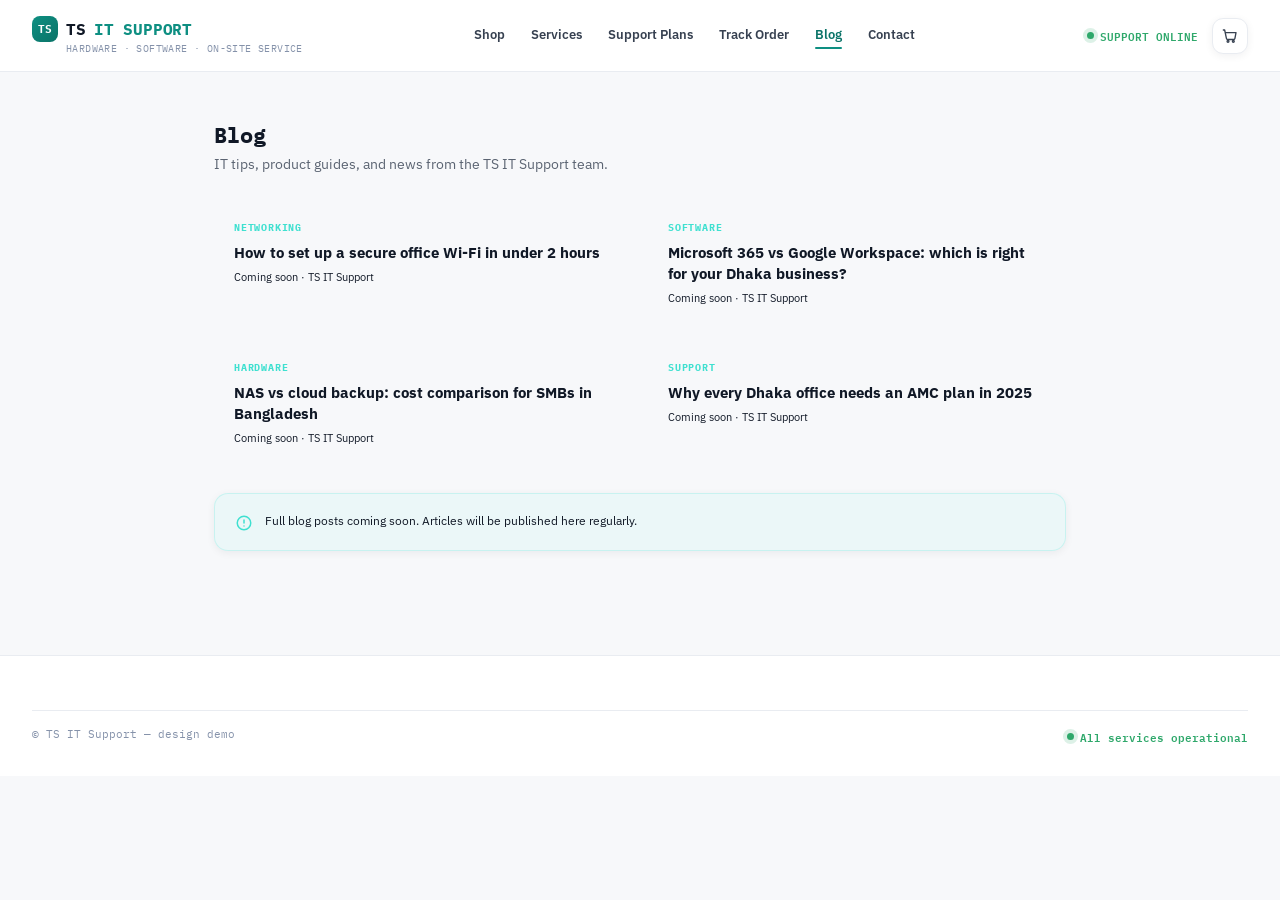
<file: TS.IT.SUPPORT/blog.html>
<!DOCTYPE html>
<html lang="en">
<head>
<meta charset="UTF-8">
<meta name="viewport" content="width=device-width, initial-scale=1.0">
<title>Blog — TS IT Support</title>
<link rel="preconnect" href="https://fonts.googleapis.com">
<link href="https://fonts.googleapis.com/css2?family=IBM+Plex+Mono:wght@400;500;600;700&family=IBM+Plex+Sans:wght@400;500;600;700;800&display=swap" rel="stylesheet">
<link rel="stylesheet" href="style.css">
<style>
.blog-grid{display:grid;grid-template-columns:repeat(auto-fit,minmax(280px,1fr));gap:16px;margin-bottom:28px;}
.blog-card{background:var(--surface);border:1px solid var(--border);border-radius:12px;padding:20px;}
.blog-cat{font-family:var(--font-mono);font-size:10px;font-weight:700;letter-spacing:.08em;text-transform:uppercase;color:var(--teal-bright);margin-bottom:8px;}
.blog-title{font-size:15px;font-weight:700;color:var(--text);margin-bottom:7px;line-height:1.4;}
.blog-meta{font-size:11px;color:var(--muted);}
</style>
</head>
<body>
<div class="sf">
  <div class="sf-header">
    <div><div class="sf-logo"><span class="mark">TS</span>TS <em>IT SUPPORT</em></div><div class="sf-tagline">HARDWARE · SOFTWARE · ON-SITE SERVICE</div></div>
    <div class="sf-nav">
      <span onclick="location.href='index.html'">Shop</span>
      <span onclick="location.href='services.html'">Services</span>
      <span onclick="location.href='support-plans.html'">Support Plans</span>
      <span onclick="location.href='mailbox.html'">Track Order</span>
      <span class="on">Blog</span>
      <span onclick="location.href='contact.html'">Contact</span>
    </div>
    <div class="sf-actions">
      <div class="sf-status"><span class="dot"></span>SUPPORT ONLINE</div>
      <div class="sf-icon" onclick="location.href='index.html'"><svg class="icon" viewBox="0 0 24 24"><circle cx="9" cy="20" r="1.4"/><circle cx="17" cy="20" r="1.4"/><path d="M2 3h2l2.6 12.6a2 2 0 0 0 2 1.6h8.8a2 2 0 0 0 2-1.6L21 7H6"/></svg></div>
    </div>
  </div>
  <div class="page-wrap">
    <div class="page-head">Blog</div>
    <div class="page-sub">IT tips, product guides, and news from the TS IT Support team.</div>
    <div class="blog-grid">
      <div class="blog-card">
        <div class="blog-cat">Networking</div>
        <div class="blog-title">How to set up a secure office Wi-Fi in under 2 hours</div>
        <div class="blog-meta">Coming soon · TS IT Support</div>
      </div>
      <div class="blog-card">
        <div class="blog-cat">Software</div>
        <div class="blog-title">Microsoft 365 vs Google Workspace: which is right for your Dhaka business?</div>
        <div class="blog-meta">Coming soon · TS IT Support</div>
      </div>
      <div class="blog-card">
        <div class="blog-cat">Hardware</div>
        <div class="blog-title">NAS vs cloud backup: cost comparison for SMBs in Bangladesh</div>
        <div class="blog-meta">Coming soon · TS IT Support</div>
      </div>
      <div class="blog-card">
        <div class="blog-cat">Support</div>
        <div class="blog-title">Why every Dhaka office needs an AMC plan in 2025</div>
        <div class="blog-meta">Coming soon · TS IT Support</div>
      </div>
    </div>
    <div class="card" style="display:flex;gap:12px;align-items:flex-start;background:rgba(63,224,208,.06);border-color:rgba(63,224,208,.2);">
      <svg class="icon" viewBox="0 0 24 24" style="color:var(--teal-bright);width:18px;height:18px;flex-shrink:0;margin-top:2px;"><circle cx="12" cy="12" r="9"/><path d="M12 8v4M12 16h.01"/></svg>
      <p style="color:var(--text);">Full blog posts coming soon. Articles will be published here regularly.</p>
    </div>
  </div>
  <div class="sf-footer">
    <div class="sf-footer-bottom"><span>© TS IT Support — design demo</span><span class="live"><span class="dot"></span>All services operational</span></div>
  </div>
</div>
</body>
</html>
</file>
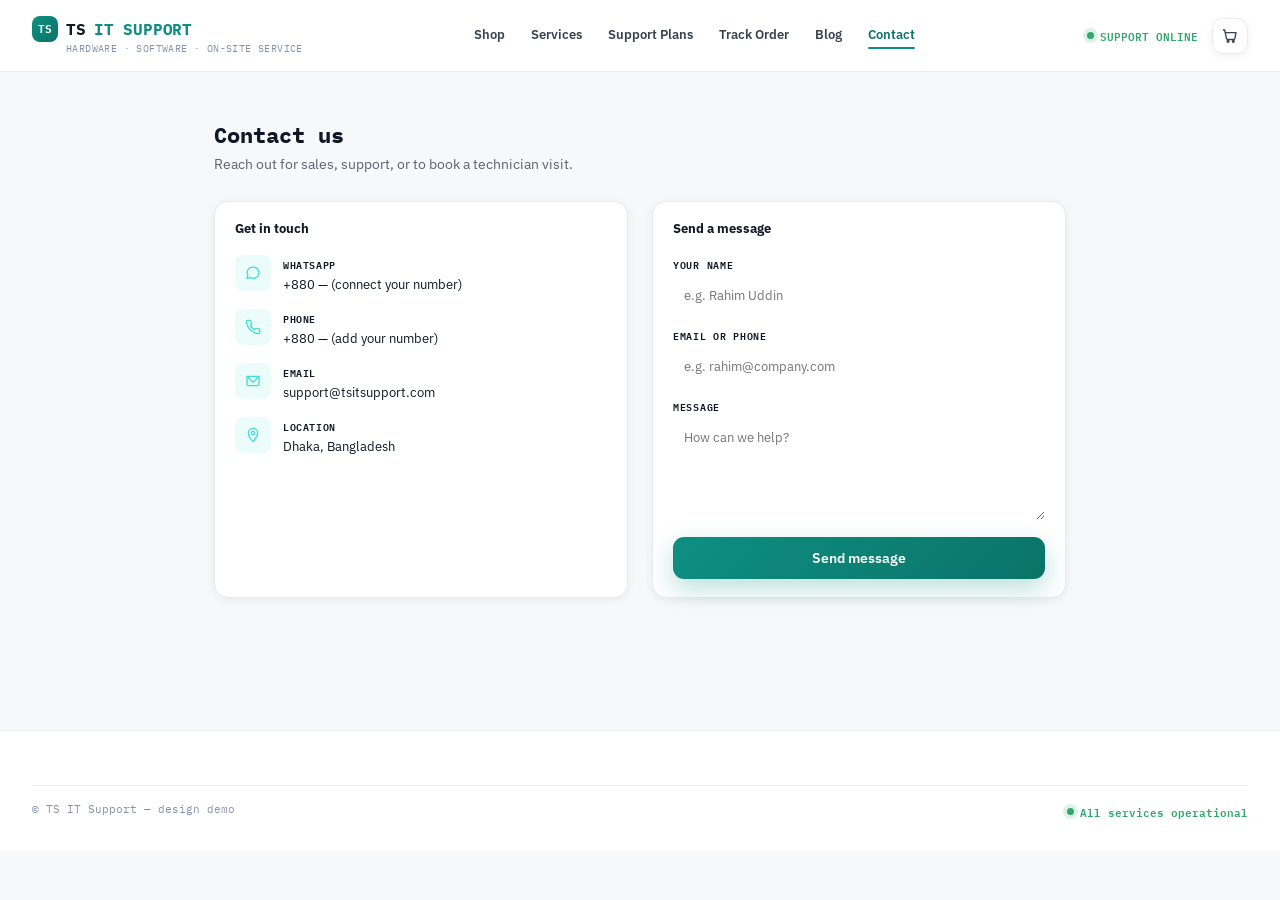
<file: TS.IT.SUPPORT/contact.html>
<!DOCTYPE html>
<html lang="en">
<head>
<meta charset="UTF-8">
<meta name="viewport" content="width=device-width, initial-scale=1.0">
<title>Contact — TS IT Support</title>
<link rel="preconnect" href="https://fonts.googleapis.com">
<link href="https://fonts.googleapis.com/css2?family=IBM+Plex+Mono:wght@400;500;600;700&family=IBM+Plex+Sans:wght@400;500;600;700;800&display=swap" rel="stylesheet">
<link rel="stylesheet" href="style.css">
<style>
.contact-grid{display:grid;grid-template-columns:1fr 1fr;gap:24px;margin-bottom:28px;}
@media(max-width:640px){.contact-grid{grid-template-columns:1fr;}}
.contact-info .info-row{display:flex;gap:12px;align-items:flex-start;margin-bottom:16px;}
.contact-info .info-ic{width:36px;height:36px;border-radius:8px;background:rgba(63,224,208,.1);display:flex;align-items:center;justify-content:center;flex-shrink:0;}
.contact-info .info-label{font-family:var(--font-mono);font-size:10px;font-weight:600;letter-spacing:.06em;text-transform:uppercase;color:var(--muted);margin-bottom:3px;}
.contact-info .info-val{font-size:13px;color:var(--text);}
.contact-form .form-field{margin-bottom:13px;}
.contact-form label{display:block;font-family:var(--font-mono);font-size:10px;font-weight:600;letter-spacing:.07em;text-transform:uppercase;color:var(--muted);margin-bottom:5px;}
.contact-form input,.contact-form textarea{width:100%;background:var(--bg);border:1px solid var(--border);border-radius:7px;padding:9px 11px;font-family:var(--font-sans);font-size:13px;color:var(--text);outline:none;box-sizing:border-box;resize:vertical;}
.contact-form input:focus,.contact-form textarea:focus{border-color:var(--teal-bright);}
.contact-form textarea{min-height:100px;}
</style>
</head>
<body>
<div class="sf">
  <div class="sf-header">
    <div><div class="sf-logo"><span class="mark">TS</span>TS <em>IT SUPPORT</em></div><div class="sf-tagline">HARDWARE · SOFTWARE · ON-SITE SERVICE</div></div>
    <div class="sf-nav">
      <span onclick="location.href='index.html'">Shop</span>
      <span onclick="location.href='services.html'">Services</span>
      <span onclick="location.href='support-plans.html'">Support Plans</span>
      <span onclick="location.href='mailbox.html'">Track Order</span>
      <span onclick="location.href='blog.html'">Blog</span>
      <span class="on">Contact</span>
    </div>
    <div class="sf-actions">
      <div class="sf-status"><span class="dot"></span>SUPPORT ONLINE</div>
      <div class="sf-icon" onclick="location.href='index.html'"><svg class="icon" viewBox="0 0 24 24"><circle cx="9" cy="20" r="1.4"/><circle cx="17" cy="20" r="1.4"/><path d="M2 3h2l2.6 12.6a2 2 0 0 0 2 1.6h8.8a2 2 0 0 0 2-1.6L21 7H6"/></svg></div>
    </div>
  </div>
  <div class="page-wrap">
    <div class="page-head">Contact us</div>
    <div class="page-sub">Reach out for sales, support, or to book a technician visit.</div>
    <div class="contact-grid">
      <div class="contact-info card">
        <h5 style="margin-bottom:18px;">Get in touch</h5>
        <div class="info-row">
          <div class="info-ic"><svg class="icon" viewBox="0 0 24 24" style="color:var(--teal-bright);width:16px;height:16px;"><path d="M21 11.5a8.4 8.4 0 0 1-9.8 8.3 8.5 8.5 0 0 1-3-1.1L3 20l1.3-5a8.4 8.4 0 0 1-1.1-4.2A8.4 8.4 0 0 1 12 3.1a8.5 8.5 0 0 1 9 8.4Z"/></svg></div>
          <div><div class="info-label">WhatsApp</div><div class="info-val">+880 — (connect your number)</div></div>
        </div>
        <div class="info-row">
          <div class="info-ic"><svg class="icon" viewBox="0 0 24 24" style="color:var(--teal-bright);width:16px;height:16px;"><path d="M22 16.9v3a2 2 0 0 1-2.2 2 19.8 19.8 0 0 1-8.6-3.1 19.5 19.5 0 0 1-6-6A19.8 19.8 0 0 1 2 4.1 2 2 0 0 1 4 2h3a2 2 0 0 1 2 1.7c.1 1 .4 2 .7 2.9a2 2 0 0 1-.5 2.1L8.1 9.9a16 16 0 0 0 6 6l1.2-1.2a2 2 0 0 1 2.1-.5c.9.4 1.9.6 2.9.7A2 2 0 0 1 22 16.9Z"/></svg></div>
          <div><div class="info-label">Phone</div><div class="info-val">+880 — (add your number)</div></div>
        </div>
        <div class="info-row">
          <div class="info-ic"><svg class="icon" viewBox="0 0 24 24" style="color:var(--teal-bright);width:16px;height:16px;"><rect x="3" y="5" width="18" height="14" rx="2"/><path d="m3 5 9 9 9-9"/></svg></div>
          <div><div class="info-label">Email</div><div class="info-val">support@tsitsupport.com</div></div>
        </div>
        <div class="info-row">
          <div class="info-ic"><svg class="icon" viewBox="0 0 24 24" style="color:var(--teal-bright);width:16px;height:16px;"><path d="M12 2a7 7 0 0 1 7 7c0 5-7 13-7 13S5 14 5 9a7 7 0 0 1 7-7Z"/><circle cx="12" cy="9" r="2.5"/></svg></div>
          <div><div class="info-label">Location</div><div class="info-val">Dhaka, Bangladesh</div></div>
        </div>
      </div>
      <div class="contact-form card">
        <h5 style="margin-bottom:18px;">Send a message</h5>
        <div class="form-field"><label>Your name</label><input type="text" placeholder="e.g. Rahim Uddin"></div>
        <div class="form-field"><label>Email or phone</label><input type="text" placeholder="e.g. rahim@company.com"></div>
        <div class="form-field"><label>Message</label><textarea placeholder="How can we help?"></textarea></div>
        <button class="btn btn-primary" style="width:100%;" onclick="showToast('Message sent — we will reply shortly'); this.textContent='Sent ✓'; this.disabled=true;">Send message</button>
      </div>
    </div>
  </div>
  <div class="sf-footer">
    <div class="sf-footer-bottom"><span>© TS IT Support — design demo</span><span class="live"><span class="dot"></span>All services operational</span></div>
  </div>
</div>
<div class="toast" id="toast"><span class="dot2"></span><span id="toastMsg"></span></div>
<script>
function showToast(msg){
  const t=document.getElementById('toast');
  document.getElementById('toastMsg').textContent=msg;
  t.classList.add('show');
  setTimeout(()=>t.classList.remove('show'),2600);
}
</script>
</body>
</html>
</file>
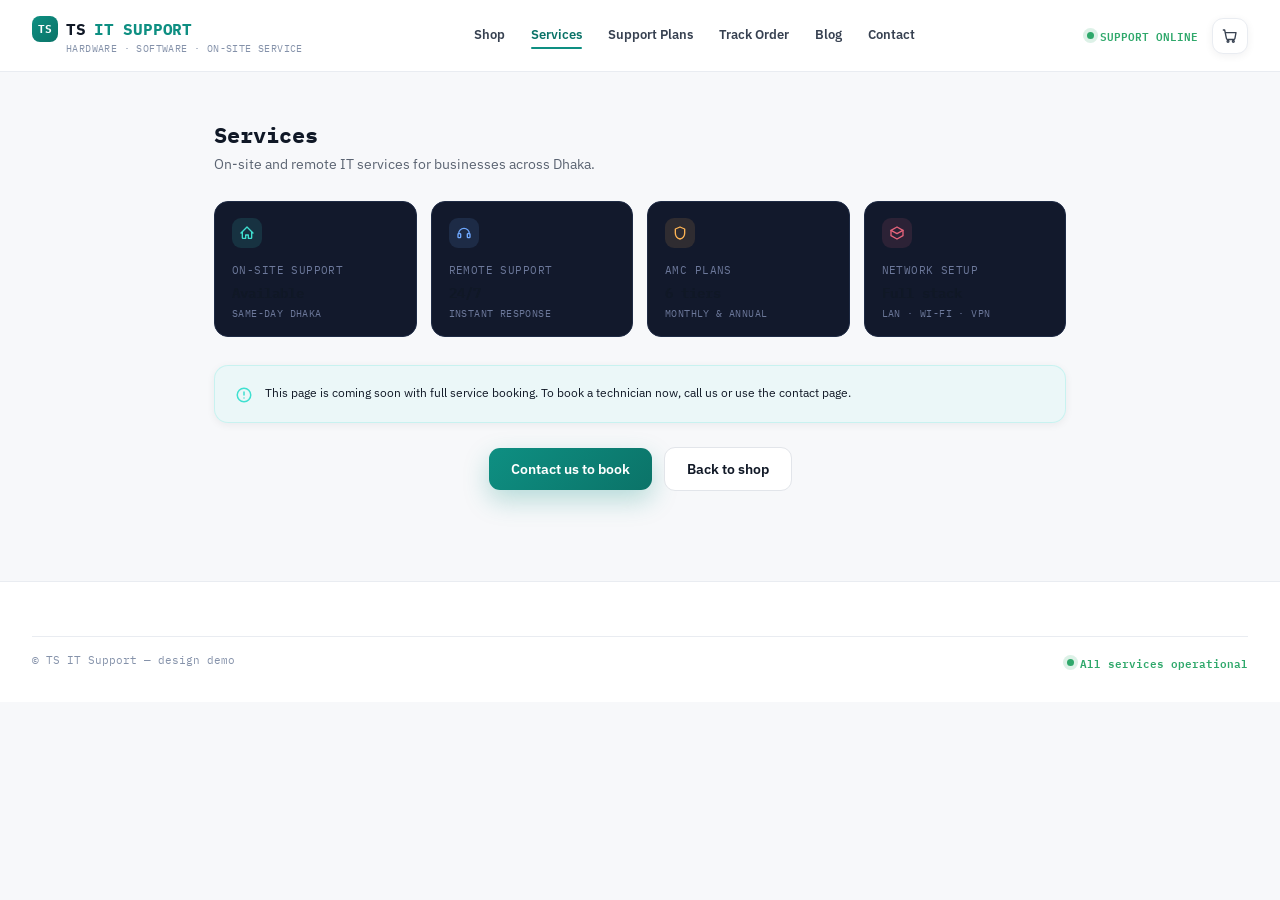
<file: TS.IT.SUPPORT/services.html>
<!DOCTYPE html>
<html lang="en">
<head>
<meta charset="UTF-8">
<meta name="viewport" content="width=device-width, initial-scale=1.0">
<title>Services — TS IT Support</title>
<link rel="preconnect" href="https://fonts.googleapis.com">
<link href="https://fonts.googleapis.com/css2?family=IBM+Plex+Mono:wght@400;500;600;700&family=IBM+Plex+Sans:wght@400;500;600;700;800&display=swap" rel="stylesheet">
<link rel="stylesheet" href="style.css">
</head>
<body>
<div class="sf">
  <div class="sf-header">
    <div><div class="sf-logo"><span class="mark">TS</span>TS <em>IT SUPPORT</em></div><div class="sf-tagline">HARDWARE · SOFTWARE · ON-SITE SERVICE</div></div>
    <div class="sf-nav">
      <span onclick="location.href='index.html'">Shop</span>
      <span class="on">Services</span>
      <span onclick="location.href='support-plans.html'">Support Plans</span>
      <span onclick="location.href='mailbox.html'">Track Order</span>
      <span onclick="location.href='blog.html'">Blog</span>
      <span onclick="location.href='contact.html'">Contact</span>
    </div>
    <div class="sf-actions">
      <div class="sf-status"><span class="dot"></span>SUPPORT ONLINE</div>
      <div class="sf-icon" onclick="location.href='index.html'"><svg class="icon" viewBox="0 0 24 24"><circle cx="9" cy="20" r="1.4"/><circle cx="17" cy="20" r="1.4"/><path d="M2 3h2l2.6 12.6a2 2 0 0 0 2 1.6h8.8a2 2 0 0 0 2-1.6L21 7H6"/></svg></div>
    </div>
  </div>
  <div class="page-wrap">
    <div class="page-head">Services</div>
    <div class="page-sub">On-site and remote IT services for businesses across Dhaka.</div>
    <div class="ad-stats" style="margin-bottom:28px;">
      <div class="ad-stat"><div class="ad-stat-ic" style="background:rgba(63,224,208,.12);color:var(--teal-bright);"><svg class="icon" viewBox="0 0 24 24" style="width:16px;height:16px;"><path d="M3 12l9-9 9 9M5 10v9a1 1 0 0 0 1 1h4v-5h4v5h4a1 1 0 0 0 1-1v-9"/></svg></div><span>On-site Support</span><b style="font-size:14px;">Available</b><span class="delta up">Same-day Dhaka</span></div>
      <div class="ad-stat"><div class="ad-stat-ic" style="background:rgba(110,168,255,.12);color:#6EA8FF;"><svg class="icon" viewBox="0 0 24 24" style="width:16px;height:16px;"><path d="M4 13a8 8 0 0 1 16 0"/><rect x="3" y="13" width="4" height="6" rx="1"/><rect x="17" y="13" width="4" height="6" rx="1"/></svg></div><span>Remote Support</span><b style="font-size:14px;">24/7</b><span class="delta up">Instant response</span></div>
      <div class="ad-stat"><div class="ad-stat-ic" style="background:rgba(255,180,84,.12);color:var(--amber-bright);"><svg class="icon" viewBox="0 0 24 24" style="width:16px;height:16px;"><path d="M12 3l7 3v6c0 4.5-3 8-7 9-4-1-7-4.5-7-9V6l7-3Z"/></svg></div><span>AMC Plans</span><b style="font-size:14px;">6 tiers</b><span class="delta up">Monthly &amp; annual</span></div>
      <div class="ad-stat"><div class="ad-stat-ic" style="background:rgba(229,99,122,.12);color:var(--red);"><svg class="icon" viewBox="0 0 24 24" style="width:16px;height:16px;"><path d="M21 8L12 3 3 8l9 5 9-5Z"/><path d="M3 8v8l9 5 9-5V8"/></svg></div><span>Network Setup</span><b style="font-size:14px;">Full stack</b><span class="delta up">LAN · Wi-Fi · VPN</span></div>
    </div>
    <div class="card" style="display:flex;gap:12px;align-items:flex-start;background:rgba(63,224,208,.06);border-color:rgba(63,224,208,.2);">
      <svg class="icon" viewBox="0 0 24 24" style="color:var(--teal-bright);width:18px;height:18px;flex-shrink:0;margin-top:2px;"><circle cx="12" cy="12" r="9"/><path d="M12 8v4M12 16h.01"/></svg>
      <p style="color:var(--text);">This page is coming soon with full service booking. To book a technician now, call us or use the contact page.</p>
    </div>
    <div style="margin-top:24px;text-align:center;">
      <button class="btn btn-primary" onclick="location.href='contact.html'">Contact us to book</button>
      &nbsp;
      <button class="btn btn-ghost" onclick="location.href='index.html'">Back to shop</button>
    </div>
  </div>
  <div class="sf-footer">
    <div class="sf-footer-bottom"><span>© TS IT Support — design demo</span><span class="live"><span class="dot"></span>All services operational</span></div>
  </div>
</div>
</body>
</html>
</file>
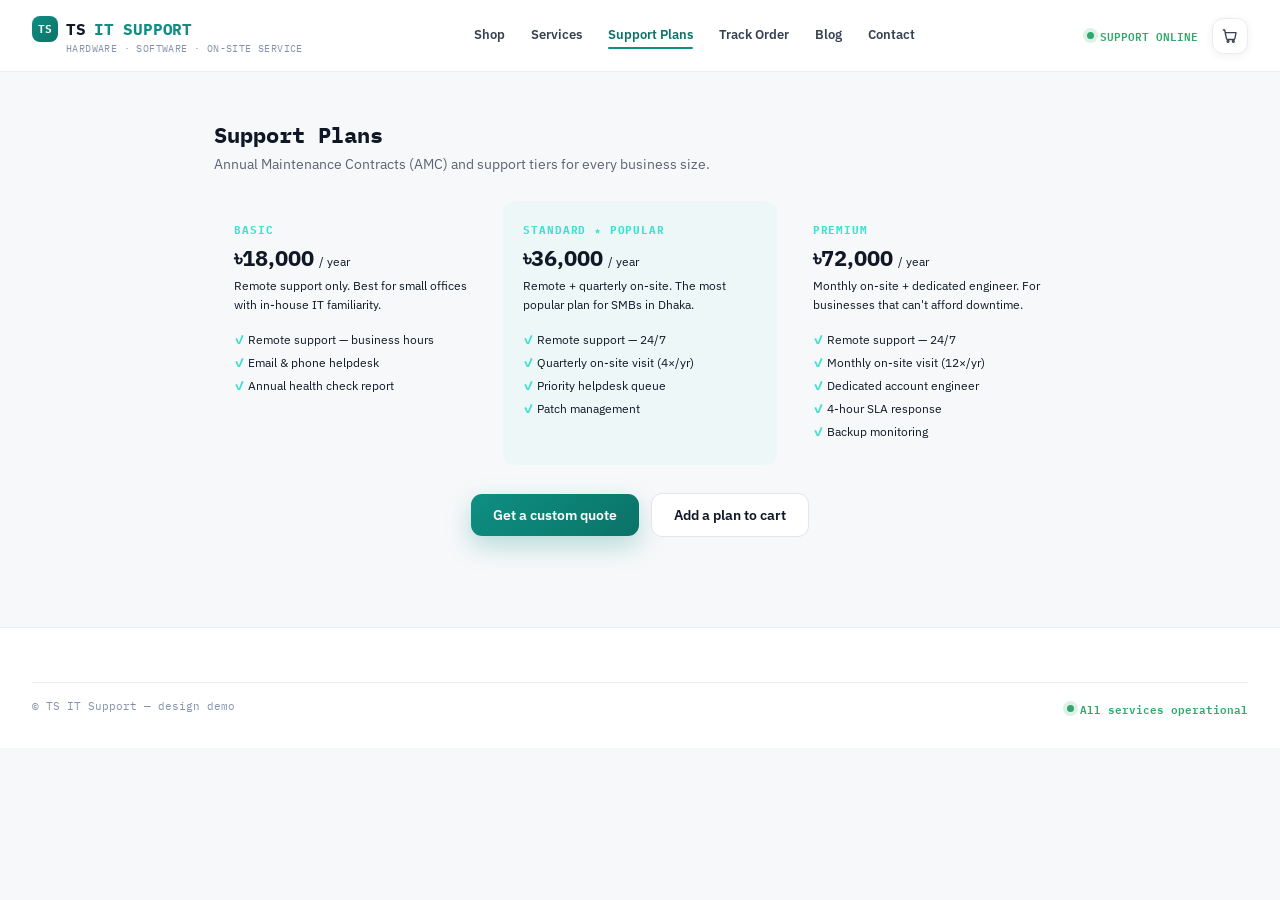
<file: TS.IT.SUPPORT/support-plans.html>
<!DOCTYPE html>
<html lang="en">
<head>
<meta charset="UTF-8">
<meta name="viewport" content="width=device-width, initial-scale=1.0">
<title>Support Plans — TS IT Support</title>
<link rel="preconnect" href="https://fonts.googleapis.com">
<link href="https://fonts.googleapis.com/css2?family=IBM+Plex+Mono:wght@400;500;600;700&family=IBM+Plex+Sans:wght@400;500;600;700;800&display=swap" rel="stylesheet">
<link rel="stylesheet" href="style.css">
<style>
.plan-grid{display:grid;grid-template-columns:repeat(auto-fit,minmax(240px,1fr));gap:16px;margin-bottom:28px;}
.plan-card{background:var(--surface);border:1px solid var(--border);border-radius:12px;padding:22px 20px;}
.plan-card.featured{border-color:var(--teal-bright);background:rgba(63,224,208,.05);}
.plan-name{font-family:var(--font-mono);font-size:11px;font-weight:700;letter-spacing:.08em;text-transform:uppercase;color:var(--teal-bright);margin-bottom:6px;}
.plan-price{font-size:22px;font-weight:800;color:var(--text);margin-bottom:4px;}
.plan-price small{font-size:12px;font-weight:400;color:var(--muted);}
.plan-desc{font-size:12px;color:var(--muted);margin-bottom:14px;line-height:1.6;}
.plan-feat{font-size:12px;color:var(--text);padding:4px 0;border-bottom:1px solid var(--border);}
.plan-feat:last-child{border-bottom:none;}
.plan-feat::before{content:"✓ ";color:var(--teal-bright);font-weight:700;}
</style>
</head>
<body>
<div class="sf">
  <div class="sf-header">
    <div><div class="sf-logo"><span class="mark">TS</span>TS <em>IT SUPPORT</em></div><div class="sf-tagline">HARDWARE · SOFTWARE · ON-SITE SERVICE</div></div>
    <div class="sf-nav">
      <span onclick="location.href='index.html'">Shop</span>
      <span onclick="location.href='services.html'">Services</span>
      <span class="on">Support Plans</span>
      <span onclick="location.href='mailbox.html'">Track Order</span>
      <span onclick="location.href='blog.html'">Blog</span>
      <span onclick="location.href='contact.html'">Contact</span>
    </div>
    <div class="sf-actions">
      <div class="sf-status"><span class="dot"></span>SUPPORT ONLINE</div>
      <div class="sf-icon" onclick="location.href='index.html'"><svg class="icon" viewBox="0 0 24 24"><circle cx="9" cy="20" r="1.4"/><circle cx="17" cy="20" r="1.4"/><path d="M2 3h2l2.6 12.6a2 2 0 0 0 2 1.6h8.8a2 2 0 0 0 2-1.6L21 7H6"/></svg></div>
    </div>
  </div>
  <div class="page-wrap">
    <div class="page-head">Support Plans</div>
    <div class="page-sub">Annual Maintenance Contracts (AMC) and support tiers for every business size.</div>
    <div class="plan-grid">
      <div class="plan-card">
        <div class="plan-name">Basic</div>
        <div class="plan-price">৳18,000 <small>/ year</small></div>
        <div class="plan-desc">Remote support only. Best for small offices with in-house IT familiarity.</div>
        <div class="plan-feat">Remote support — business hours</div>
        <div class="plan-feat">Email &amp; phone helpdesk</div>
        <div class="plan-feat">Annual health check report</div>
      </div>
      <div class="plan-card featured">
        <div class="plan-name">Standard ★ Popular</div>
        <div class="plan-price">৳36,000 <small>/ year</small></div>
        <div class="plan-desc">Remote + quarterly on-site. The most popular plan for SMBs in Dhaka.</div>
        <div class="plan-feat">Remote support — 24/7</div>
        <div class="plan-feat">Quarterly on-site visit (4×/yr)</div>
        <div class="plan-feat">Priority helpdesk queue</div>
        <div class="plan-feat">Patch management</div>
      </div>
      <div class="plan-card">
        <div class="plan-name">Premium</div>
        <div class="plan-price">৳72,000 <small>/ year</small></div>
        <div class="plan-desc">Monthly on-site + dedicated engineer. For businesses that can't afford downtime.</div>
        <div class="plan-feat">Remote support — 24/7</div>
        <div class="plan-feat">Monthly on-site visit (12×/yr)</div>
        <div class="plan-feat">Dedicated account engineer</div>
        <div class="plan-feat">4-hour SLA response</div>
        <div class="plan-feat">Backup monitoring</div>
      </div>
    </div>
    <div style="text-align:center;">
      <button class="btn btn-primary" onclick="location.href='contact.html'">Get a custom quote</button>
      &nbsp;
      <button class="btn btn-ghost" onclick="location.href='index.html'">Add a plan to cart</button>
    </div>
  </div>
  <div class="sf-footer">
    <div class="sf-footer-bottom"><span>© TS IT Support — design demo</span><span class="live"><span class="dot"></span>All services operational</span></div>
  </div>
</div>
</body>
</html>
</file>
<file: TS.IT.SUPPORT/style.css>
:root{
  --font-mono:'IBM Plex Mono',monospace;
  --font-sans:'IBM Plex Sans',sans-serif;
  --teal:#0E8F82; --teal-d:#0B7368; --teal-bright:#3FE0D0;
  --amber:#E8962F; --amber-bright:#FFB454;
  --red:#E5637A; --green:#2FA86B;
  --ink:#0B1220;
  --shadow-sm:0 2px 8px rgba(15,23,42,.06);
  --shadow-md:0 8px 24px rgba(15,23,42,.10);
  --shadow-lg:0 18px 48px rgba(15,23,42,.16);
  --shadow-teal:0 10px 26px rgba(14,143,130,.28);
}
*{box-sizing:border-box;margin:0;padding:0;}
body{font-family:var(--font-sans);background:#EDF0F5;color:#101826;-webkit-font-smoothing:antialiased;}
a{color:inherit;text-decoration:none;}
.icon{width:16px;height:16px;stroke:currentColor;fill:none;stroke-width:2;stroke-linecap:round;stroke-linejoin:round;display:block;}
.dot{width:7px;height:7px;border-radius:50%;background:var(--green);box-shadow:0 0 0 4px rgba(47,168,107,.16);animation:pulse 2.2s infinite;display:inline-block;}
@keyframes pulse{0%,100%{box-shadow:0 0 0 4px rgba(47,168,107,.16);}50%{box-shadow:0 0 0 7px rgba(47,168,107,.06);}}

/* ---------- storefront ---------- */
.sf{background:#F7F8FA;color:#101826;min-height:100vh;}
.sf-header{display:flex;align-items:center;justify-content:space-between;padding:16px 32px;border-bottom:1px solid #E9ECF1;background:rgba(255,255,255,.92);backdrop-filter:blur(8px);position:sticky;top:0;z-index:20;flex-wrap:wrap;gap:10px;}
.sf-logo{font-family:var(--font-mono);font-weight:700;font-size:16px;letter-spacing:-.01em;display:flex;align-items:center;gap:8px;}
.sf-logo .mark{width:26px;height:26px;border-radius:8px;background:linear-gradient(135deg,var(--teal),var(--teal-d));display:flex;align-items:center;justify-content:center;color:#fff;font-size:11px;font-weight:800;}
.sf-logo em{font-style:normal;color:var(--teal);}
.sf-tagline{font-size:10px;color:#8592AA;font-family:var(--font-mono);letter-spacing:.04em;margin-left:34px;}
.sf-nav{display:flex;gap:26px;font-size:13px;font-weight:600;color:#374151;flex-wrap:wrap;}
.sf-nav span{position:relative;padding-bottom:3px;cursor:pointer;}
.sf-nav span.on{color:var(--teal-d);}
.sf-nav span.on::after{content:'';position:absolute;left:0;right:0;bottom:-3px;height:2px;background:var(--teal);border-radius:2px;}
.sf-actions{display:flex;align-items:center;gap:14px;}
.sf-status{display:flex;align-items:center;gap:6px;font-family:var(--font-mono);font-size:10.5px;color:var(--green);font-weight:600;}
.sf-icon{width:36px;height:36px;border-radius:11px;background:#fff;border:1px solid #E9ECF1;display:flex;align-items:center;justify-content:center;position:relative;box-shadow:var(--shadow-sm);color:#374151;transition:.2s;cursor:pointer;}
.sf-icon:hover{border-color:var(--teal);color:var(--teal-d);box-shadow:var(--shadow-md);}
.sf-cart-badge{position:absolute;top:-6px;right:-6px;background:var(--amber);color:#fff;font-size:9px;font-family:var(--font-mono);font-weight:700;border-radius:8px;padding:1px 5px;box-shadow:0 2px 6px rgba(232,150,47,.5);}

.sf-hero{display:flex;gap:36px;padding:52px 32px;align-items:center;background:radial-gradient(circle at 15% 20%,rgba(14,143,130,.07),transparent 45%),linear-gradient(180deg,#fff,#F7F8FA);position:relative;flex-wrap:wrap;}
.sf-hero-copy{flex:1.1;min-width:280px;}
.sf-eyebrow{font-family:var(--font-mono);font-size:11px;color:var(--teal-d);font-weight:700;letter-spacing:.1em;text-transform:uppercase;margin-bottom:12px;background:#E9F5F3;display:inline-block;padding:5px 12px;border-radius:999px;}
.sf-hero h2{font-family:var(--font-mono);font-size:32px;line-height:1.28;font-weight:700;letter-spacing:-.015em;max-width:480px;}
.sf-hero p{margin-top:15px;color:#5B6472;font-size:14px;max-width:420px;line-height:1.65;}
.sf-cta-row{display:flex;gap:12px;margin-top:24px;flex-wrap:wrap;}
.btn{font-family:var(--font-sans);font-weight:600;font-size:13.5px;padding:12px 22px;border-radius:11px;border:none;cursor:pointer;transition:.2s;}
.btn-primary{background:linear-gradient(135deg,var(--teal),var(--teal-d));color:#fff;box-shadow:var(--shadow-teal);}
.btn-primary:hover{transform:translateY(-2px);box-shadow:0 14px 30px rgba(14,143,130,.34);}
.btn-ghost{background:#fff;color:#101826;border:1.5px solid #E2E5EA;}
.btn-ghost:hover{border-color:#101826;transform:translateY(-2px);}

.sf-receipt{flex:.9;min-width:260px;background:linear-gradient(160deg,#101826,#0B1220);border-radius:16px;padding:22px 24px;color:#E7ECF5;font-family:var(--font-mono);box-shadow:var(--shadow-lg);}
.sf-receipt-h{font-size:11px;color:#8592AA;border-bottom:1px dashed #33405C;padding-bottom:11px;margin-bottom:11px;letter-spacing:.05em;display:flex;justify-content:space-between;}
.sf-receipt-row{display:flex;justify-content:space-between;font-size:12px;padding:6.5px 0;color:#C4CCDA;}
.sf-receipt-row b{color:#fff;font-weight:600;}
.sf-receipt-total{border-top:1px dashed #33405C;margin-top:9px;padding-top:11px;display:flex;justify-content:space-between;font-size:14px;color:var(--teal-bright);font-weight:700;}

.sf-section{padding:36px 32px;}
.sf-section-head{display:flex;align-items:baseline;justify-content:space-between;margin-bottom:18px;}
.sf-section-head h3{font-family:var(--font-mono);font-size:15px;font-weight:700;}
.sf-section-head span{font-size:12px;color:var(--teal-d);font-weight:700;cursor:pointer;}

.sf-cats{display:grid;grid-template-columns:repeat(6,1fr);gap:13px;}
.sf-cat{background:#fff;border:1px solid #E9ECF1;border-radius:14px;padding:16px 12px;text-align:center;box-shadow:var(--shadow-sm);transition:.2s;cursor:pointer;}
.sf-cat.active{border-color:var(--teal);box-shadow:var(--shadow-teal);}
.sf-cat:hover{transform:translateY(-3px);box-shadow:var(--shadow-md);border-color:#CFE8E5;}
.sf-cat-ic{width:38px;height:38px;border-radius:11px;background:linear-gradient(135deg,#E9F5F3,#DCF0EC);color:var(--teal-d);display:flex;align-items:center;justify-content:center;margin:0 auto 10px;}
.sf-cat p{font-size:11.5px;font-weight:700;}
.sf-cat small{font-size:10px;color:#8592AA;font-family:var(--font-mono);}

.sf-products{display:grid;grid-template-columns:repeat(4,1fr);gap:16px;}
.sf-product{background:#fff;border:1px solid #E9ECF1;border-radius:16px;overflow:hidden;box-shadow:var(--shadow-sm);transition:.22s;}
.sf-product:hover{transform:translateY(-4px);box-shadow:var(--shadow-lg);border-color:#DCE1E7;}
.sf-product-img{height:108px;background:linear-gradient(135deg,#EAF6F4,#F3F5FB);display:flex;align-items:center;justify-content:center;color:#9FB0AE;}
.sf-product-img .icon{width:34px;height:34px;stroke-width:1.4;}
.sf-product-body{padding:14px 15px;}
.sf-product-body h5{font-size:12.5px;font-weight:700;margin-bottom:3px;}
.sf-product-body .spec{font-size:10.5px;color:#8592AA;font-family:var(--font-mono);margin-bottom:10px;}
.sf-product-foot{display:flex;align-items:center;justify-content:space-between;}
.price{font-family:var(--font-mono);font-weight:700;font-size:13.5px;}
.pill{font-family:var(--font-mono);font-size:9px;font-weight:700;padding:3.5px 8px;border-radius:999px;letter-spacing:.03em;display:inline-flex;align-items:center;gap:4px;}
.pill::before{content:'';width:5px;height:5px;border-radius:50%;}
.pill-in{background:#E4F5EA;color:var(--green);} .pill-in::before{background:var(--green);}
.pill-low{background:#FCEFD9;color:var(--amber);} .pill-low::before{background:var(--amber);}
.add-btn{margin-top:11px;width:100%;background:#101826;color:#fff;font-size:11.5px;font-weight:600;padding:9px;border-radius:9px;text-align:center;font-family:var(--font-sans);cursor:pointer;transition:.2s;display:flex;align-items:center;justify-content:center;gap:6px;border:none;}
.add-btn:hover{background:var(--teal-d);}
.add-btn .icon{width:13px;height:13px;}

.sf-trust{display:grid;grid-template-columns:repeat(4,1fr);gap:16px;padding:30px 32px;background:linear-gradient(135deg,#0B1220,#101826);}
.sf-trust-item{text-align:center;color:#E7ECF5;}
.sf-trust-item b{display:block;font-family:var(--font-mono);font-size:20px;color:var(--teal-bright);}
.sf-trust-item span{font-size:10.5px;color:#8592AA;}

.sf-footer{background:#fff;border-top:1px solid #E9ECF1;padding:30px 32px;}
.sf-footer-grid{display:grid;grid-template-columns:1.4fr repeat(4,1fr);gap:22px;}
.sf-footer h6{font-family:var(--font-mono);font-size:11px;margin-bottom:11px;color:#101826;}
.sf-footer ul{list-style:none;}
.sf-footer li{font-size:11.5px;color:#5B6472;padding:3.5px 0;cursor:pointer;}
.sf-footer-bottom{display:flex;justify-content:space-between;margin-top:24px;padding-top:16px;border-top:1px solid #E9ECF1;font-family:var(--font-mono);font-size:10.5px;color:#8592AA;flex-wrap:wrap;gap:8px;}
.sf-footer-bottom .live{color:var(--green);display:flex;align-items:center;gap:6px;font-weight:600;}

.wa-float{position:fixed;right:24px;bottom:24px;width:52px;height:52px;border-radius:50%;background:linear-gradient(135deg,#33D07C,#1CA85B);display:flex;align-items:center;justify-content:center;box-shadow:0 10px 26px rgba(28,168,91,.45);cursor:pointer;z-index:30;}
.wa-float svg{width:26px;height:26px;color:#fff;}
.wa-tooltip{position:absolute;right:64px;bottom:14px;background:#0B1220;color:#E7ECF5;font-family:var(--font-mono);font-size:10.5px;padding:8px 12px;border-radius:9px;white-space:nowrap;box-shadow:var(--shadow-md);opacity:0;pointer-events:none;transition:.2s;}
.wa-float:hover .wa-tooltip{opacity:1;}

/* cart drawer */
.overlay{position:fixed;inset:0;background:rgba(11,18,32,.5);z-index:40;opacity:0;pointer-events:none;transition:.25s;}
.overlay.show{opacity:1;pointer-events:auto;}
.drawer{position:fixed;top:0;right:0;bottom:0;width:400px;max-width:92vw;background:#fff;z-index:50;transform:translateX(100%);transition:.28s cubic-bezier(.4,0,.2,1);box-shadow:var(--shadow-lg);display:flex;flex-direction:column;}
.drawer.show{transform:translateX(0);}
.drawer-head{padding:20px 22px;border-bottom:1px solid #E9ECF1;display:flex;justify-content:space-between;align-items:center;}
.drawer-head h4{font-family:var(--font-mono);font-size:14px;}
.drawer-close{cursor:pointer;color:#8592AA;font-size:20px;line-height:1;background:none;border:none;}
.drawer-body{flex:1;overflow-y:auto;padding:16px 22px;}
.cart-row{display:flex;gap:12px;align-items:center;padding:12px 0;border-bottom:1px solid #F0F2F5;}
.cart-row-ic{width:44px;height:44px;border-radius:10px;background:linear-gradient(135deg,#EAF6F4,#F3F5FB);display:flex;align-items:center;justify-content:center;color:#9FB0AE;flex-shrink:0;}
.cart-row-info{flex:1;min-width:0;}
.cart-row-info h6{font-size:12.5px;font-weight:700;}
.cart-row-info span{font-size:11px;color:#8592AA;font-family:var(--font-mono);}
.cart-qty{display:flex;align-items:center;gap:8px;font-family:var(--font-mono);font-size:12px;}
.cart-qty button{width:22px;height:22px;border-radius:6px;border:1px solid #E2E5EA;background:#fff;cursor:pointer;font-family:var(--font-mono);}
.cart-remove{font-size:10px;color:var(--red);font-family:var(--font-mono);cursor:pointer;background:none;border:none;margin-top:4px;}
.drawer-empty{text-align:center;color:#8592AA;font-size:13px;padding:60px 20px;}
.drawer-foot{padding:18px 22px;border-top:1px solid #E9ECF1;}
.drawer-total{display:flex;justify-content:space-between;font-family:var(--font-mono);font-weight:700;font-size:15px;margin-bottom:14px;}
.pay-methods{display:flex;gap:8px;margin-bottom:12px;flex-wrap:wrap;}
.pay-chip{font-family:var(--font-mono);font-size:10.5px;padding:7px 12px;border-radius:999px;border:1.5px solid #E2E5EA;cursor:pointer;color:#5B6472;}
.pay-chip.on{border-color:var(--teal);color:var(--teal-d);background:#E9F5F3;font-weight:700;}

.toast{position:fixed;top:20px;left:50%;transform:translateX(-50%) translateY(-20px);background:#0B1220;color:#fff;font-family:var(--font-mono);font-size:12.5px;padding:12px 20px;border-radius:10px;box-shadow:var(--shadow-lg);z-index:60;opacity:0;transition:.25s;display:flex;align-items:center;gap:8px;}
.toast.show{opacity:1;transform:translateX(-50%) translateY(0);}
.toast .dot2{width:8px;height:8px;border-radius:50%;background:var(--teal-bright);}

/* generic page section (mailbox / track order) */
.page-wrap{max-width:900px;margin:0 auto;padding:48px 24px 90px;}
.page-head{font-family:var(--font-mono);font-size:22px;font-weight:700;margin-bottom:6px;}
.page-sub{color:#5B6472;font-size:13.5px;margin-bottom:28px;}
.card{background:#fff;border:1px solid #E7EAEF;border-radius:14px;padding:18px 20px;box-shadow:var(--shadow-sm);margin-bottom:14px;}
.card h5{font-size:13px;font-weight:700;margin-bottom:6px;}
.card p{font-size:12px;color:#5B6472;line-height:1.5;}
.mail-item{display:flex;justify-content:space-between;align-items:center;padding:14px 0;border-bottom:1px solid #EEF1F5;gap:12px;flex-wrap:wrap;}
.mail-item:last-child{border-bottom:none;}
.mail-item span{font-size:13px;}
.mail-badge{font-family:var(--font-mono);font-size:10.5px;font-weight:700;padding:6px 12px;border-radius:8px;}
.badge-ready{background:linear-gradient(135deg,var(--teal),var(--teal-d));color:#fff;cursor:pointer;}
.badge-pending{background:#FCEFD9;color:var(--amber);}
.badge-done{background:#EEF1F5;color:#5B6472;}
.dot-status{width:8px;height:8px;border-radius:50%;display:inline-block;margin-right:8px;}

/* ---------- admin ---------- */
.ad-page{background:#0B1220;min-height:100vh;color:#E7ECF5;display:flex;}
.ad-side{width:220px;background:#080D18;border-right:1px solid #1E2A44;padding:20px 13px;flex-shrink:0;}
.ad-brand{font-family:var(--font-mono);font-weight:700;font-size:13px;padding:0 8px 18px;border-bottom:1px solid #1E2A44;margin-bottom:16px;display:flex;align-items:center;gap:9px;}
.ad-brand .mark{width:24px;height:24px;border-radius:7px;background:linear-gradient(135deg,var(--teal-bright),var(--teal-d));display:flex;align-items:center;justify-content:center;color:#0B1220;font-size:10px;font-weight:800;}
.ad-nav-label{font-family:var(--font-mono);font-size:9.5px;color:#4B5773;letter-spacing:.1em;padding:10px 10px 5px;text-transform:uppercase;}
.ad-nav a{display:flex;align-items:center;gap:10px;padding:9.5px 11px;border-radius:9px;font-size:12.5px;color:#8F9BB8;margin-bottom:2px;position:relative;transition:.15s;cursor:pointer;}
.ad-nav a .icon{width:15px;height:15px;flex-shrink:0;}
.ad-nav a:hover{background:#111A2E;color:#C4CCDA;}
.ad-nav a.on{background:linear-gradient(135deg,rgba(63,224,208,.14),rgba(63,224,208,.04));color:#fff;font-weight:600;}
.ad-nav a.on::before{content:'';position:absolute;left:-13px;top:8px;bottom:8px;width:3px;border-radius:3px;background:var(--teal-bright);}
.ad-nav a.on .icon{color:var(--teal-bright);}

.ad-main{flex:1;min-width:0;}
.ad-top{display:flex;align-items:center;justify-content:space-between;padding:15px 26px;border-bottom:1px solid #1E2A44;flex-wrap:wrap;gap:10px;}
.ad-search{font-family:var(--font-mono);font-size:11.5px;color:#5B6785;background:#12192C;border:1px solid #1E2A44;border-radius:10px;padding:9px 15px;width:270px;display:flex;align-items:center;gap:8px;}
.ad-top-right{display:flex;align-items:center;gap:18px;}
.ad-bell{position:relative;color:#8F9BB8;width:34px;height:34px;border-radius:10px;background:#12192C;border:1px solid #1E2A44;display:flex;align-items:center;justify-content:center;}
.ad-bell::after{content:'3';position:absolute;top:-6px;right:-6px;background:var(--red);font-size:8px;font-family:var(--font-mono);padding:2px 4.5px;border-radius:8px;color:#fff;font-weight:700;}
.ad-profile{display:flex;align-items:center;gap:9px;font-size:12px;font-weight:600;}
.ad-avatar{width:28px;height:28px;border-radius:50%;background:linear-gradient(135deg,var(--teal-bright),var(--teal-d));color:#0B1220;display:flex;align-items:center;justify-content:center;font-family:var(--font-mono);font-weight:800;font-size:11px;}

.ad-body{padding:24px 26px;}
.ad-h{font-family:var(--font-mono);font-size:16px;font-weight:700;margin-bottom:3px;}
.ad-sub{font-size:11.5px;color:#6C789A;margin-bottom:22px;}
.ad-stats{display:grid;grid-template-columns:repeat(4,1fr);gap:14px;margin-bottom:20px;}
.ad-stat{background:#12192C;border:1px solid #1E2A44;border-radius:14px;padding:16px 17px;position:relative;overflow:hidden;transition:.2s;}
.ad-stat:hover{border-color:#2C3B5C;transform:translateY(-2px);}
.ad-stat-ic{width:30px;height:30px;border-radius:9px;display:flex;align-items:center;justify-content:center;margin-bottom:10px;}
.ad-stat span{font-size:10.5px;color:#6C789A;font-family:var(--font-mono);text-transform:uppercase;letter-spacing:.04em;}
.ad-stat b{display:block;font-family:var(--font-mono);font-size:21px;margin:6px 0 5px;}
.ad-stat .delta{font-size:10px;font-family:var(--font-mono);display:flex;align-items:center;gap:4px;}
.up{color:#3DBE7E;} .down{color:var(--amber-bright);}
.ad-row2{display:grid;grid-template-columns:1.4fr 1fr;gap:14px;margin-bottom:20px;}
.ad-card{background:#12192C;border:1px solid #1E2A44;border-radius:14px;padding:18px 19px;}
.ad-card h4{font-family:var(--font-mono);font-size:12px;margin-bottom:15px;color:#C4CCDA;display:flex;align-items:center;gap:8px;}
.ad-chart{display:flex;align-items:end;gap:11px;height:104px;}
.ad-bar-wrap{flex:1;text-align:center;}
.ad-bar{background:linear-gradient(180deg,var(--teal-bright),#0F6E64);border-radius:6px 6px 2px 2px;margin:0 auto;box-shadow:0 4px 12px rgba(63,224,208,.18);}
.ad-bar-wrap span{display:block;font-size:9.5px;color:#6C789A;margin-top:7px;font-family:var(--font-mono);}
.ad-low-item{display:flex;justify-content:space-between;align-items:center;padding:9px 0;border-bottom:1px solid #1E2A44;font-size:11.5px;}
.ad-low-item:last-child{border-bottom:none;}
.ad-low-item span{color:#C4CCDA;}
.ad-low-item b{font-family:var(--font-mono);color:var(--amber-bright);font-size:11px;background:rgba(255,180,84,.1);padding:3px 8px;border-radius:999px;}
table{width:100%;border-collapse:collapse;}
thead th{text-align:left;font-family:var(--font-mono);font-size:10px;color:#6C789A;text-transform:uppercase;letter-spacing:.05em;padding:0 11px 11px;border-bottom:1px solid #1E2A44;}
tbody td{padding:12px 11px;font-size:12px;border-bottom:1px solid #17203A;color:#C4CCDA;}
tbody tr:hover{background:#141D33;}
tbody tr:last-child td{border-bottom:none;}
.mono{font-family:var(--font-mono);}
.status-pill{font-family:var(--font-mono);font-size:9.5px;font-weight:700;padding:4px 10px;border-radius:999px;display:inline-flex;align-items:center;gap:5px;}
.status-pill::before{content:'';width:5px;height:5px;border-radius:50%;}
.st-pending{background:#3A2F16;color:var(--amber-bright);} .st-pending::before{background:var(--amber-bright);}
.st-processing{background:#123A38;color:var(--teal-bright);} .st-processing::before{background:var(--teal-bright);}
.st-shipped{background:#152A46;color:#6EA8FF;} .st-shipped::before{background:#6EA8FF;}
.st-delivered{background:#123322;color:#3DBE7E;} .st-delivered::before{background:#3DBE7E;}
.st-cancelled{background:#3A1620;color:#E5637A;} .st-cancelled::before{background:#E5637A;}
.ad-card-head{display:flex;justify-content:space-between;align-items:center;margin-bottom:15px;flex-wrap:wrap;gap:8px;}
.ad-add-btn{font-family:var(--font-mono);font-size:10.5px;font-weight:700;background:linear-gradient(135deg,var(--teal-bright),#1C9C90);color:#06110F;padding:8px 14px;border-radius:9px;cursor:pointer;display:flex;align-items:center;gap:6px;transition:.2s;border:none;}
.ad-add-btn:hover{transform:translateY(-1px);box-shadow:0 8px 18px rgba(63,224,208,.25);}
.row-actions{display:flex;gap:6px;}
.icon-btn{font-family:var(--font-mono);font-size:9.5px;background:#1B263F;color:#9AA6C0;padding:5px 10px;border-radius:7px;cursor:pointer;border:1px solid #263352;transition:.15s;}
.icon-btn:hover{border-color:var(--teal-bright);color:var(--teal-bright);}
.date-filter{display:flex;align-items:center;gap:7px;font-family:var(--font-mono);font-size:11px;color:#C4CCDA;background:#12192C;border:1px solid #1E2A44;border-radius:9px;padding:8px 13px;}
.ad-h-row{display:flex;align-items:center;justify-content:space-between;margin-bottom:3px;flex-wrap:wrap;gap:10px;}

@media (max-width:920px){
  .sf-cats,.sf-products{grid-template-columns:repeat(2,1fr);}
  .sf-nav{display:none;}
  .sf-hero{flex-direction:column;}
  .ad-stats,.ad-row2{grid-template-columns:1fr;}
  .ad-side{display:none;}
}
</file>
